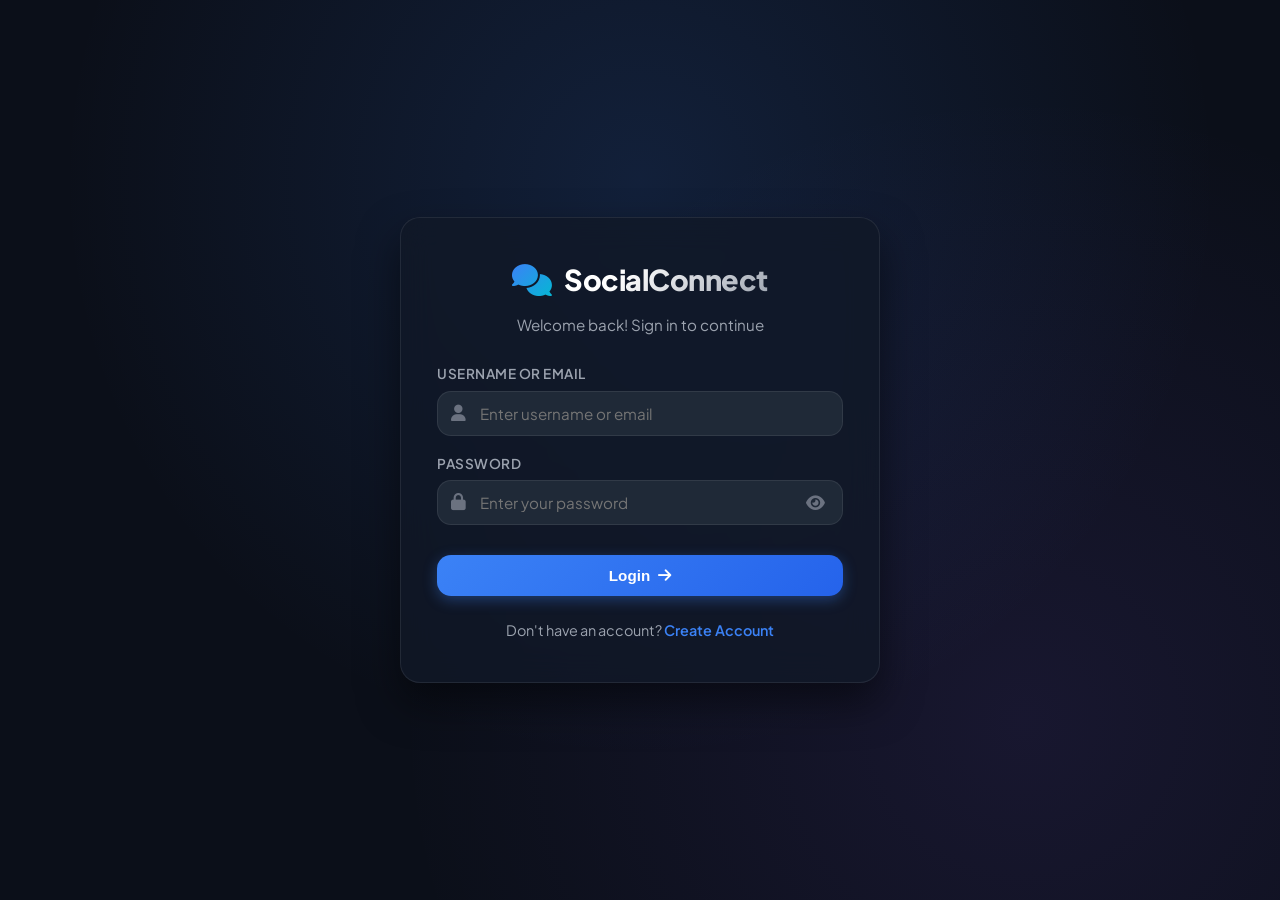
<file: wwwroot/index.html>
<!DOCTYPE html>
<html lang="en">
<head>
  <meta charset="UTF-8">
  <meta name="viewport" content="width=device-width, initial-scale=1.0">
  <title>SocialConnect - Real-time Social Communication</title>
  <link rel="stylesheet" href="css/style.css">
</head>
<body style="display: flex; align-items: center; justify-content: center; min-height: 100vh;">
  <div style="text-align: center;">
    <div style="font-size: 3rem; color: var(--primary); margin-bottom: 16px;">
      <i class="fa-solid fa-circle-notch fa-spin"></i>
    </div>
    <h2 style="font-weight: 700; color: var(--text-main);">Loading SocialConnect...</h2>
  </div>

  <script src="js/api.js"></script>
  <script src="js/ui.js"></script>
  <script src="js/auth.js"></script>
  <script>
    document.addEventListener('DOMContentLoaded', async () => {
      const user = await Auth.getCurrentUser();
      if (user) {
        window.location.href = 'dashboard.html';
      } else {
        window.location.href = 'login.html';
      }
    });
  </script>
</body>
</html>
</file>
<file: wwwroot/css/style.css>
/* Global Styles & Design System */
@import url('https://fonts.googleapis.com/css2?family=Plus+Jakarta+Sans:wght@300;400;500;600;700;800&display=swap');
@import url('https://cdnjs.cloudflare.com/ajax/libs/font-awesome/6.5.1/css/all.min.css');

:root {
  --font-family: 'Plus Jakarta Sans', system-ui, -apple-system, BlinkMacSystemFont, 'Segoe UI', Roboto, sans-serif;
  
  /* Color Palette - Vibrant Dark Mode */
  --bg-primary: #0b0f19;
  --bg-secondary: #111827;
  --bg-card: rgba(17, 24, 39, 0.8);
  --bg-card-hover: rgba(31, 41, 55, 0.9);
  --bg-input: #1f2937;
  
  --primary: #3b82f6;
  --primary-hover: #2563eb;
  --primary-glow: rgba(59, 130, 246, 0.35);
  
  --accent-cyan: #06b6d4;
  --accent-purple: #8b5cf6;
  --accent-green: #22c55e;
  --accent-danger: #ef4444;
  --accent-warning: #f59e0b;
  
  --text-main: #f9fafb;
  --text-secondary: #9ca3af;
  --text-muted: #6b7280;
  
  --border-color: rgba(255, 255, 255, 0.08);
  --border-focus: rgba(59, 130, 246, 0.6);
  
  --radius-sm: 8px;
  --radius-md: 14px;
  --radius-lg: 20px;
  --radius-full: 9999px;
  
  --shadow-sm: 0 2px 8px rgba(0, 0, 0, 0.2);
  --shadow-md: 0 10px 30px rgba(0, 0, 0, 0.35);
  --shadow-lg: 0 20px 40px rgba(0, 0, 0, 0.5);
  
  --transition: all 0.25s cubic-bezier(0.4, 0, 0.2, 1);
}

* {
  margin: 0;
  padding: 0;
  box-sizing: border-box;
}

body {
  font-family: var(--font-family);
  background-color: var(--bg-primary);
  color: var(--text-main);
  min-height: 100vh;
  line-height: 1.5;
  overflow-x: hidden;
  display: flex;
  flex-direction: column;
}

a {
  color: var(--primary);
  text-decoration: none;
  transition: var(--transition);
}

a:hover {
  color: #60a5fa;
}

/* Glassmorphism Card Container */
.glass-card {
  background: var(--bg-card);
  backdrop-filter: blur(16px);
  -webkit-backdrop-filter: blur(16px);
  border: 1px solid var(--border-color);
  box-shadow: var(--shadow-md);
  border-radius: var(--radius-lg);
}

/* Toast Notifications Container */
#toast-container {
  position: fixed;
  top: 18px;
  left: 50%;
  transform: translateX(-50%);
  z-index: 99999;
  display: flex;
  flex-direction: column;
  align-items: center;
  gap: 8px;
  max-width: 90vw;
  pointer-events: none;
}

.toast {
  pointer-events: auto;
  padding: 6px 14px !important;
  border-radius: 20px !important;
  font-size: 0.81rem !important;
  font-weight: 500 !important;
  color: #f1f5f9 !important;
  display: inline-flex !important;
  align-items: center !important;
  gap: 8px !important;
  background: rgba(15, 23, 42, 0.78) !important;
  backdrop-filter: blur(12px) !important;
  -webkit-backdrop-filter: blur(12px) !important;
  border: 1px solid rgba(255, 255, 255, 0.12) !important;
  box-shadow: 0 4px 14px rgba(0, 0, 0, 0.4) !important;
  animation: toastSlideDown 0.25s cubic-bezier(0.16, 1, 0.3, 1) forwards !important;
  width: fit-content !important;
  max-width: 90vw !important;
  box-sizing: border-box !important;
}

.toast i {
  font-size: 0.85rem !important;
  flex-shrink: 0 !important;
}

/* Background is strictly transparent for all toast types - colored borders & icons only */
.toast.success {
  background: rgba(15, 23, 42, 0.78) !important;
  border-color: rgba(34, 197, 94, 0.45) !important;
}
.toast.success i {
  color: #4ade80 !important;
}

.toast.error {
  background: rgba(15, 23, 42, 0.78) !important;
  border-color: rgba(239, 68, 68, 0.45) !important;
}
.toast.error i {
  color: #f87171 !important;
}

.toast.info {
  background: rgba(15, 23, 42, 0.78) !important;
  border-color: rgba(56, 189, 248, 0.45) !important;
}
.toast.info i {
  color: #38bdf8 !important;
}

@keyframes toastSlideDown {
  from {
    opacity: 0;
    transform: translateY(-8px) scale(0.96);
  }
  to {
    opacity: 1;
    transform: translateY(0) scale(1);
  }
}

/* Buttons */
.btn {
  display: inline-flex;
  align-items: center;
  justify-content: center;
  gap: 8px;
  padding: 12px 24px;
  font-size: 0.95rem;
  font-weight: 600;
  border-radius: var(--radius-md);
  border: none;
  cursor: pointer;
  transition: var(--transition);
}

.btn-primary {
  background: linear-gradient(135deg, var(--primary) 0%, #2563eb 100%);
  color: #ffffff;
  box-shadow: 0 4px 14px var(--primary-glow);
}

.btn-primary:hover {
  transform: translateY(-2px);
  box-shadow: 0 6px 20px var(--primary-glow);
  background: linear-gradient(135deg, #60a5fa 0%, var(--primary) 100%);
}

.btn-secondary {
  background: var(--bg-input);
  color: var(--text-main);
  border: 1px solid var(--border-color);
}

.btn-secondary:hover {
  background: #374151;
  color: #ffffff;
}

.btn-danger {
  background: linear-gradient(135deg, #ef4444 0%, #dc2626 100%);
  color: #ffffff;
}

.btn-danger:hover {
  background: linear-gradient(135deg, #f87171 0%, #ef4444 100%);
}

/* Input Fields */
.form-group {
  display: flex;
  flex-direction: column;
  gap: 6px;
  margin-bottom: 18px;
}

.form-group label {
  font-size: 0.85rem;
  font-weight: 600;
  color: var(--text-secondary);
  text-transform: uppercase;
  letter-spacing: 0.5px;
}

/* Hide native Edge/Chrome password reveal buttons */
input::-ms-reveal,
input::-ms-clear,
input::-webkit-contacts-auto-fill-button,
input::-webkit-credentials-auto-fill-button {
  display: none !important;
  visibility: hidden !important;
  pointer-events: none !important;
}

.input-wrapper {
  position: relative;
  display: flex;
  align-items: center;
  width: 100%;
}

.input-wrapper i:first-of-type {
  position: absolute;
  left: 14px;
  color: var(--text-muted);
  font-size: 1.05rem;
  transition: var(--transition);
  pointer-events: none;
  z-index: 2;
}

.form-control {
  width: 100%;
  padding: 12px 46px 12px 42px;
  background-color: var(--bg-input);
  border: 1.5px solid var(--border-color);
  border-radius: var(--radius-md);
  color: var(--text-main);
  font-size: 0.95rem;
  font-family: inherit;
  transition: var(--transition);
  box-sizing: border-box;
}

.form-control:focus {
  outline: none;
  border-color: var(--primary);
  box-shadow: 0 0 0 4px var(--primary-glow);
}

/* Avatar with Online Blob Overlay */
.avatar-container {
  position: relative;
  display: inline-block;
  flex-shrink: 0;
}

.online-blob {
  position: absolute;
  bottom: 2px;
  right: 2px;
  width: 14px;
  height: 14px;
  border-radius: 50%;
  background-color: var(--accent-green);
  border: 2.5px solid var(--bg-secondary);
  box-shadow: 0 0 10px var(--accent-green);
}

.offline-blob {
  position: absolute;
  bottom: 2px;
  right: 2px;
  width: 14px;
  height: 14px;
  border-radius: 50%;
  background-color: var(--text-muted);
  border: 2.5px solid var(--bg-secondary);
}

/* Status Indicators */
.status-badge {
  display: inline-flex;
  align-items: center;
  gap: 6px;
  padding: 4px 10px;
  border-radius: var(--radius-full);
  font-size: 0.8rem;
  font-weight: 600;
}

.status-online {
  background: rgba(34, 197, 94, 0.15);
  color: var(--accent-green);
  border: 1px solid rgba(34, 197, 94, 0.3);
}

.status-offline {
  background: rgba(107, 114, 128, 0.15);
  color: var(--text-muted);
  border: 1px solid rgba(107, 114, 128, 0.3);
}

.status-dot {
  width: 8px;
  height: 8px;
  border-radius: 50%;
  display: inline-block;
}

.status-online .status-dot {
  background-color: var(--accent-green);
  box-shadow: 0 0 8px var(--accent-green);
}

.status-offline .status-dot {
  background-color: var(--text-muted);
}
</file>
<file: wwwroot/css/dashboard.css>
/* Dashboard & App Layout */
.app-layout {
  display: flex;
  height: 100vh;
  width: 100vw;
  overflow: hidden;
  background-color: var(--bg-primary);
}

/* Sidebar */
.app-sidebar {
  width: 340px;
  background-color: var(--bg-secondary);
  border-right: 1px solid var(--border-color);
  display: flex;
  flex-direction: column;
  flex-shrink: 0;
}

.sidebar-header {
  padding: 20px;
  border-bottom: 1px solid var(--border-color);
  display: flex;
  align-items: center;
  justify-content: space-between;
}

.user-profile-summary {
  display: flex;
  align-items: center;
  gap: 12px;
  cursor: pointer;
}

.user-avatar {
  width: 44px;
  height: 44px;
  border-radius: 50%;
  object-fit: cover;
  border: 2px solid var(--primary);
  background-color: var(--bg-input);
}

.user-details-mini {
  display: flex;
  flex-direction: column;
}

.user-name-display {
  font-weight: 700;
  font-size: 0.95rem;
  color: var(--text-main);
  line-height: 1.2;
}

.user-handle-display {
  font-size: 0.8rem;
  color: var(--text-secondary);
}

.sidebar-actions {
  display: flex;
  gap: 8px;
}

.icon-btn {
  width: 38px;
  height: 38px;
  border-radius: 50%;
  background: var(--bg-input);
  border: 1px solid var(--border-color);
  color: var(--text-secondary);
  display: flex;
  align-items: center;
  justify-content: center;
  cursor: pointer;
  transition: var(--transition);
}

.icon-btn:hover {
  background: #374151;
  color: var(--text-main);
  transform: translateY(-1px);
}

.sidebar-nav {
  padding: 16px;
  display: flex;
  gap: 8px;
  border-bottom: 1px solid var(--border-color);
}

.nav-tab {
  flex: 1;
  padding: 10px 14px;
  text-align: center;
  border-radius: var(--radius-md);
  font-size: 0.88rem;
  font-weight: 600;
  color: var(--text-secondary);
  cursor: pointer;
  transition: var(--transition);
  border: none;
  background: transparent;
}

.nav-tab.active {
  background: var(--primary-glow);
  color: var(--primary);
  border: 1px solid var(--primary);
}

.sidebar-content {
  flex: 1;
  overflow-y: auto;
  padding: 16px;
}

/* Main Content Area */
.app-main {
  flex: 1;
  display: flex;
  flex-direction: column;
  background-color: var(--bg-primary);
  position: relative;
}

.welcome-screen {
  flex: 1;
  display: flex;
  flex-direction: column;
  align-items: center;
  justify-content: center;
  padding: 40px;
  text-align: center;
}

.welcome-icon-box {
  width: 90px;
  height: 90px;
  border-radius: 50%;
  background: linear-gradient(135deg, rgba(59, 130, 246, 0.2), rgba(139, 92, 246, 0.2));
  border: 1px solid var(--primary-glow);
  display: flex;
  align-items: center;
  justify-content: center;
  margin-bottom: 24px;
}

.welcome-icon-box i {
  font-size: 2.5rem;
  color: var(--primary);
}

.welcome-title {
  font-size: 1.8rem;
  font-weight: 800;
  margin-bottom: 12px;
}

.welcome-desc {
  max-width: 500px;
  color: var(--text-secondary);
  font-size: 0.98rem;
  margin-bottom: 30px;
}

.phase-pill {
  display: inline-flex;
  align-items: center;
  gap: 8px;
  padding: 8px 16px;
  border-radius: var(--radius-full);
  background: rgba(34, 197, 94, 0.15);
  color: var(--accent-green);
  border: 1px solid rgba(34, 197, 94, 0.3);
  font-size: 0.88rem;
  font-weight: 600;
  margin-bottom: 20px;
}
</file>
<file: wwwroot/css/users.css>
/* User Discovery & Card Styles */
.users-search-bar {
  position: relative;
  margin-bottom: 24px;
}

.users-grid {
  display: grid;
  grid-template-columns: repeat(auto-fill, minmax(280px, 1fr));
  gap: 20px;
}

.user-card {
  padding: 20px;
  border-radius: var(--radius-md);
  display: flex;
  flex-direction: column;
  gap: 14px;
  transition: var(--transition);
}

.user-card:hover {
  transform: translateY(-3px);
  border-color: rgba(59, 130, 246, 0.4);
  box-shadow: var(--shadow-md);
}

.user-card-header {
  display: flex;
  align-items: center;
  gap: 14px;
}

.user-card-avatar {
  width: 54px;
  height: 54px;
  border-radius: 50%;
  object-fit: cover;
  border: 2px solid var(--primary);
  background-color: var(--bg-input);
}

.user-card-info {
  display: flex;
  flex-direction: column;
  gap: 2px;
}

.user-card-name {
  font-weight: 700;
  font-size: 1rem;
  color: var(--text-main);
  white-space: nowrap;
  overflow: hidden;
  text-overflow: ellipsis;
}

.user-card-username {
  font-size: 0.82rem;
  color: var(--text-secondary);
  margin-bottom: 4px;
}

.user-card-bio {
  font-size: 0.85rem;
  color: var(--text-secondary);
  line-height: 1.4;
  display: -webkit-box;
  -webkit-line-clamp: 2;
  -webkit-box-orient: vertical;
  overflow: hidden;
  height: 2.8em;
}

.user-card-footer {
  margin-top: auto;
  display: flex;
  justify-content: flex-end;
}

.btn-sm {
  padding: 8px 14px;
  font-size: 0.82rem;
  border-radius: var(--radius-sm);
}

.pending-req-item {
  display: flex;
  align-items: center;
  gap: 10px;
  padding: 10px 12px;
  background: var(--bg-input);
  border: 1px solid var(--border-color);
  border-radius: var(--radius-md);
  margin-bottom: 8px;
}

.friend-item {
  display: flex;
  align-items: center;
  gap: 14px;
  padding: 12px 16px;
  border-radius: var(--radius-md);
  cursor: pointer;
  transition: var(--transition);
  border: 1px solid transparent;
  margin-bottom: 8px;
  width: 100%;
  box-sizing: border-box;
}

.friend-item:hover {
  background: var(--bg-card-hover);
}

.friend-item .friend-name {
  color: #ffffff !important;
}

/* Unread Messages Highlight & Red Badge */
.friend-item.has-unread {
  border: 1.5px solid #00c919 !important;
  background: rgba(0, 201, 25, 0.08) !important;
  box-shadow: 0 0 10px rgba(0, 201, 25, 0.25) !important;
}

.unread-count-badge {
  background: linear-gradient(135deg, #ef4444 0%, #dc2626 100%);
  color: #ffffff;
  font-size: 0.72rem;
  font-weight: 800;
  padding: 2px 8px;
  border-radius: 9999px;
  box-shadow: 0 2px 6px rgba(239, 68, 68, 0.4);
  display: inline-flex;
  align-items: center;
  justify-content: center;
  flex-shrink: 0;
  min-width: 18px;
}
</file>
<file: wwwroot/css/chat.css>
/* Private & Group Chat Styling */
.chat-container {
  display: flex;
  flex-direction: column;
  height: 100%;
  width: 100%;
  overflow: hidden;
  background-color: var(--bg-primary);
  position: relative;
}

/* Chat Header */
.chat-header {
  padding: 16px 24px;
  background-color: var(--bg-secondary);
  border-bottom: 1px solid var(--border-color);
  display: flex;
  align-items: center;
  justify-content: space-between;
  flex-shrink: 0;
  z-index: 10;
}

.chat-header-user {
  display: flex;
  align-items: center;
  gap: 14px;
}

.chat-header-avatar {
  width: 46px;
  height: 46px;
  border-radius: 50%;
  object-fit: cover;
  border: 2px solid var(--primary);
}

.chat-header-details {
  display: flex;
  flex-direction: column;
}

.chat-header-name {
  font-weight: 700;
  font-size: 1.05rem;
  color: var(--text-main);
  line-height: 1.2;
}

.chat-header-status {
  font-size: 0.82rem;
  color: var(--text-secondary);
  display: flex;
  align-items: center;
  gap: 6px;
}

.chat-header-actions {
  display: flex;
  align-items: center;
  gap: 10px;
}

/* Chat Messages Scroll Window */
.chat-messages-window {
  flex: 1 1 0;
  min-height: 0;
  overflow-y: auto;
  overflow-x: hidden;
  overscroll-behavior-y: contain;
  -webkit-overflow-scrolling: touch;
  padding: 16px 20px;
  display: flex;
  flex-direction: column;
  gap: 6px;
  background: radial-gradient(circle at 50% 50%, rgba(59, 130, 246, 0.04) 0%, transparent 70%),
              var(--bg-primary);
}

/* Message Row Containers for Two-Sided Alignment */
.chat-msg-row {
  display: flex;
  width: 100%;
}

.chat-msg-row.outgoing {
  justify-content: flex-end;
}

.chat-msg-row.incoming {
  justify-content: flex-start;
}

/* Message Bubble Items */
.chat-message {
  display: flex;
  gap: 8px;
  max-width: 76%;
}

.chat-message.outgoing {
  flex-direction: row-reverse;
}

.chat-message.incoming {
  flex-direction: row;
}

.chat-msg-avatar {
  width: 30px;
  height: 30px;
  border-radius: 50%;
  object-fit: cover;
  flex-shrink: 0;
  border: 1px solid var(--border-color);
}

.chat-msg-content {
  display: flex;
  flex-direction: column;
  min-width: 0;
}

.chat-message.outgoing .chat-msg-content {
  align-items: flex-end;
}

.chat-message.incoming .chat-msg-content {
  align-items: flex-start;
}

.chat-msg-bubble {
  padding: 5px 11px;
  font-size: 0.90rem;
  line-height: 1.34;
  word-break: break-word;
  white-space: pre-wrap;
  box-shadow: 0 1px 2px rgba(0, 0, 0, 0.18);
  position: relative;
  width: fit-content;
  max-width: 100%;
}

.chat-message.outgoing .chat-msg-bubble {
  background: linear-gradient(135deg, var(--primary) 0%, #1d4ed8 100%);
  color: #ffffff;
  border-radius: 12px 12px 3px 12px;
}

.chat-message.incoming .chat-msg-bubble {
  background-color: var(--bg-card);
  color: var(--text-main);
  border: 1px solid var(--border-color);
  border-radius: 12px 12px 12px 3px;
}

/* Single/Few Emoji Messages */
.chat-msg-bubble.is-emoji-bubble {
  background: transparent !important;
  border: none !important;
  box-shadow: none !important;
  padding: 2px 4px !important;
}

.chat-msg-bubble.is-emoji-bubble .emoji-large {
  font-size: 2.2rem;
  line-height: 1.1;
  display: inline-block;
}

.chat-msg-meta {
  display: flex;
  align-items: center;
  gap: 4px;
  font-size: 0.68rem;
  margin-top: 2px;
  color: var(--text-muted);
  opacity: 0.82;
}

.chat-message.outgoing .chat-msg-meta {
  align-self: flex-end;
}

.chat-message.incoming .chat-msg-meta {
  align-self: flex-start;
}

/* Typing Indicator */
.typing-indicator-bar {
  padding: 8px 24px;
  font-size: 0.85rem;
  color: var(--primary);
  font-weight: 600;
  display: flex;
  align-items: center;
  gap: 8px;
  min-height: 32px;
  flex-shrink: 0;
}

.typing-dots {
  display: inline-flex;
  gap: 4px;
}

.typing-dots span {
  width: 6px;
  height: 6px;
  background-color: var(--primary);
  border-radius: 50%;
  animation: typingBounce 1.4s infinite ease-in-out both;
}

.typing-dots span:nth-child(1) { animation-delay: -0.32s; }
.typing-dots span:nth-child(2) { animation-delay: -0.16s; }

@keyframes typingBounce {
  0%, 80%, 100% { transform: scale(0); }
  40% { transform: scale(1); }
}

/* ========================================================
   WhatsApp Style Chat Input Bar
   ======================================================== */
.chat-input-bar {
  padding: 10px 16px;
  background-color: var(--bg-secondary);
  border-top: 1px solid var(--border-color);
  display: flex;
  align-items: flex-end;
  gap: 10px;
  position: relative;
  box-sizing: border-box;
  flex-shrink: 0;
}

/* Rounded Capsule Pill Container */
.chat-input-pill {
  flex: 1;
  min-width: 0;
  display: flex;
  align-items: flex-end;
  background-color: var(--bg-input);
  border: 1.5px solid var(--border-color);
  border-radius: 24px;
  padding: 3px 6px 3px 8px;
  gap: 2px;
  transition: border-color var(--transition), box-shadow var(--transition);
  box-sizing: border-box;
}

.chat-input-pill:focus-within {
  border-color: var(--primary);
  box-shadow: 0 0 0 3px var(--primary-glow);
}

/* Icon Buttons inside Pill (Emoji, Attach, Camera) */
.pill-btn {
  width: 36px;
  height: 36px;
  min-width: 36px;
  display: flex;
  align-items: center;
  justify-content: center;
  background: transparent;
  border: none;
  border-radius: 50%;
  color: var(--text-muted);
  cursor: pointer;
  transition: var(--transition);
  margin-bottom: 2px;
  padding: 0;
  font-size: 1.1rem;
}

.pill-btn:hover {
  background-color: rgba(255, 255, 255, 0.08);
  color: var(--text-main);
  transform: scale(1.08);
}

.pill-btn.pill-emoji-btn:hover {
  color: var(--accent-warning);
}

.pill-right-actions {
  display: flex;
  align-items: center;
  gap: 2px;
  flex-shrink: 0;
  margin-bottom: 2px;
}

.pill-right-actions .pill-btn:hover {
  color: var(--primary);
}

/* Auto-expanding Textarea Field (up to 3 rows, then scrollable) */
.chat-input-pill .chat-input-field {
  flex: 1;
  min-width: 0;
  width: 100%;
  background: transparent;
  border: none;
  outline: none;
  box-shadow: none !important;
  color: var(--text-main);
  font-size: 0.95rem;
  font-family: inherit;
  line-height: 1.45;
  padding: 8px 4px;
  margin: 0;
  height: 22px;
  min-height: 22px;
  max-height: 74px; /* Approx 3 rows */
  resize: none;
  overflow-y: hidden;
  box-sizing: content-box;
}

.chat-input-pill .chat-input-field::placeholder {
  color: var(--text-muted);
}

/* Custom Sleek Scrollbar for Textarea */
.chat-input-pill .chat-input-field::-webkit-scrollbar {
  width: 4px;
}
.chat-input-pill .chat-input-field::-webkit-scrollbar-track {
  background: transparent;
}
.chat-input-pill .chat-input-field::-webkit-scrollbar-thumb {
  background: rgba(255, 255, 255, 0.2);
  border-radius: 4px;
}

/* Outside Circular Action Button (Voice Record / Send) */
.chat-action-btn {
  width: 44px;
  height: 44px;
  min-width: 44px;
  border-radius: 50%;
  background: linear-gradient(135deg, var(--primary) 0%, #2563eb 100%);
  color: #fff;
  border: none;
  cursor: pointer;
  display: flex;
  align-items: center;
  justify-content: center;
  font-size: 1.15rem;
  box-shadow: 0 4px 14px var(--primary-glow);
  transition: transform 0.2s cubic-bezier(0.34, 1.56, 0.64, 1), background var(--transition), box-shadow var(--transition);
  flex-shrink: 0;
}

.chat-action-btn:hover {
  transform: scale(1.08);
  background: linear-gradient(135deg, #60a5fa 0%, var(--primary) 100%);
}

.chat-action-btn:active {
  transform: scale(0.95);
}

.chat-action-btn.is-mic {
  background: linear-gradient(135deg, var(--primary) 0%, #2563eb 100%);
}

.chat-action-btn.is-send {
  background: linear-gradient(135deg, #2563eb 0%, #1d4ed8 100%);
}
</file>
<file: wwwroot/css/call.css>
/* WebRTC Video Call & Screen Sharing Glassmorphism Modal Styles */
.video-modal-backdrop {
  position: fixed;
  top: 0;
  left: 0;
  width: 100vw;
  height: 100vh;
  background: rgba(11, 15, 25, 0.94);
  backdrop-filter: blur(24px);
  -webkit-backdrop-filter: blur(24px);
  z-index: 1000000 !important;
  display: flex;
  flex-direction: column;
  justify-content: space-between;
  align-items: center;
  padding: 20px;
  animation: fadeIn 0.3s cubic-bezier(0.16, 1, 0.3, 1) forwards;
}

/* Incoming Call Modals Topmost Stacking */
#incoming-voice-call-modal,
#incoming-video-call-modal {
  z-index: 999999 !important;
}

#incoming-voice-call-modal .modal-content,
#incoming-video-call-modal .modal-content {
  z-index: 1000000 !important;
  box-shadow: 0 25px 60px rgba(0, 0, 0, 0.85), 0 0 35px rgba(59, 130, 246, 0.45) !important;
  border: 1.5px solid var(--primary) !important;
}

.video-call-header {
  width: 100%;
  max-width: 1200px;
  display: flex;
  justify-content: space-between;
  align-items: center;
  z-index: 10010;
  background: rgba(17, 24, 39, 0.6);
  backdrop-filter: blur(12px);
  padding: 12px 24px;
  border-radius: var(--radius-lg);
  border: 1px solid var(--border-color);
}

.video-call-user-info {
  display: flex;
  align-items: center;
  gap: 14px;
}

.video-call-avatar {
  width: 44px;
  height: 44px;
  border-radius: 50%;
  object-fit: cover;
  border: 2px solid var(--primary);
}

.video-call-title {
  font-weight: 700;
  font-size: 1.05rem;
  color: #ffffff;
}

.video-call-timer {
  font-size: 0.85rem;
  color: var(--accent-green);
  font-weight: 600;
}

.video-viewport-container {
  position: relative;
  width: 100%;
  max-width: 1200px;
  height: calc(100vh - 180px);
  background: #000000;
  border-radius: var(--radius-lg);
  overflow: hidden;
  box-shadow: 0 20px 50px rgba(0, 0, 0, 0.6);
  border: 1px solid var(--border-color);
  display: flex;
  align-items: center;
  justify-content: center;
}

/* Remote Video Element (Main Screen) */
#remote-video-element {
  width: 100%;
  height: 100%;
  object-fit: cover;
  background: #0d1117;
}

/* Local Video Element (Picture-in-Picture Floating Window) */
.local-video-wrapper {
  position: absolute;
  bottom: 24px;
  right: 24px;
  width: 220px;
  height: 140px;
  border-radius: 16px;
  overflow: hidden;
  box-shadow: 0 10px 30px rgba(0, 0, 0, 0.7);
  border: 2px solid var(--primary);
  background: #111827;
  z-index: 10020;
  transition: all 0.3s ease;
}

.local-video-wrapper:hover {
  transform: scale(1.04);
  box-shadow: 0 14px 40px rgba(59, 130, 246, 0.4);
}

#local-video-element {
  width: 100%;
  height: 100%;
  object-fit: cover;
  transform: scaleX(-1); /* Mirror local camera */
}

/* Video Control Floating Toolbar */
.video-call-toolbar {
  display: flex;
  align-items: center;
  gap: 16px;
  background: rgba(17, 24, 39, 0.85);
  backdrop-filter: blur(16px);
  padding: 14px 32px;
  border-radius: 9999px;
  border: 1px solid var(--border-color);
  box-shadow: 0 10px 30px rgba(0, 0, 0, 0.5);
  z-index: 10030;
}

.control-btn {
  width: 50px;
  height: 50px;
  border-radius: 50%;
  border: none;
  background: var(--bg-input);
  color: #ffffff;
  font-size: 1.15rem;
  cursor: pointer;
  display: flex;
  align-items: center;
  justify-content: center;
  transition: var(--transition);
}

.control-btn:hover {
  transform: translateY(-3px) scale(1.08);
  background: #374151;
}

.control-btn.active-screen {
  background: linear-gradient(135deg, #10b981 0%, #059669 100%);
  color: #ffffff;
  box-shadow: 0 0 15px rgba(16, 185, 129, 0.5);
}

.control-btn.btn-hangup {
  background: linear-gradient(135deg, #ef4444 0%, #dc2626 100%);
  box-shadow: 0 4px 15px rgba(239, 68, 68, 0.4);
  width: 54px;
  height: 54px;
}

.control-btn.btn-hangup:hover {
  background: linear-gradient(135deg, #f87171 0%, #ef4444 100%);
  transform: translateY(-3px) scale(1.1);
}

.control-btn.muted {
  background: #ef4444 !important;
  color: #ffffff !important;
}

@keyframes fadeIn {
  from { opacity: 0; transform: scale(0.98); }
  to { opacity: 1; transform: scale(1); }
}

@media (max-width: 768px) {
  .local-video-wrapper {
    width: 130px;
    height: 90px;
    bottom: 14px;
    right: 14px;
  }
  .video-call-toolbar {
    padding: 10px 18px;
    gap: 10px;
  }
  .control-btn {
    width: 44px;
    height: 44px;
    font-size: 1rem;
  }
}

/* --- Full-Screen Voice Call Modal (Matching Reference Mockup) --- */
.voice-call-modal-overlay {
  position: fixed;
  inset: 0;
  z-index: 1000000 !important;
  background: linear-gradient(135deg, #090d16 0%, #1e1b4b 50%, #0f172a 100%);
  display: flex;
  flex-direction: column;
  align-items: center;
  justify-content: center;
  padding: 24px;
  animation: fadeIn 0.3s ease-out;
}

.voice-call-center-container {
  display: flex;
  flex-direction: column;
  align-items: center;
  text-align: center;
  margin-bottom: 60px;
}

.voice-call-avatar-wrapper {
  position: relative;
  margin-bottom: 24px;
}

.voice-call-avatar-img {
  width: 140px;
  height: 140px;
  border-radius: 50%;
  object-fit: cover;
  border: 4px solid rgba(99, 102, 241, 0.7);
  box-shadow: 0 0 40px rgba(99, 102, 241, 0.4), 0 0 80px rgba(99, 102, 241, 0.2);
  animation: avatarPulse 2.5s infinite ease-in-out;
}

@keyframes avatarPulse {
  0% { box-shadow: 0 0 30px rgba(99, 102, 241, 0.4); }
  50% { box-shadow: 0 0 50px rgba(99, 102, 241, 0.7), 0 0 90px rgba(99, 102, 241, 0.3); }
  100% { box-shadow: 0 0 30px rgba(99, 102, 241, 0.4); }
}

.voice-call-user-name {
  font-size: 1.6rem;
  font-weight: 700;
  color: #ffffff;
  margin-bottom: 8px;
  letter-spacing: -0.3px;
}

.voice-call-status-timer {
  font-size: 1.05rem;
  font-weight: 600;
  color: #94a3b8;
  font-family: var(--font-mono, monospace), system-ui;
  letter-spacing: 0.5px;
}

/* Control Bar for Voice Call */
.voice-call-actions-bar {
  display: flex;
  align-items: center;
  gap: 20px;
  background: rgba(15, 23, 42, 0.65);
  backdrop-filter: blur(16px);
  padding: 14px 28px;
  border-radius: 9999px;
  border: 1px solid rgba(255, 255, 255, 0.1);
  box-shadow: 0 20px 50px rgba(0, 0, 0, 0.5);
}

.voice-action-btn {
  width: 52px;
  height: 52px;
  border-radius: 50%;
  border: none;
  background: rgba(255, 255, 255, 0.95);
  color: #1e293b;
  font-size: 1.25rem;
  cursor: pointer;
  display: flex;
  align-items: center;
  justify-content: center;
  transition: all 0.25s cubic-bezier(0.4, 0, 0.2, 1);
  box-shadow: 0 4px 14px rgba(0, 0, 0, 0.2);
}

.voice-action-btn:hover {
  transform: translateY(-4px) scale(1.08);
  background: #ffffff;
  box-shadow: 0 8px 25px rgba(255, 255, 255, 0.3);
}

.voice-action-btn.muted {
  background: #ef4444 !important;
  color: #ffffff !important;
  box-shadow: 0 4px 20px rgba(239, 68, 68, 0.5);
}

.voice-action-btn.btn-hangup {
  background: linear-gradient(135deg, #ef4444 0%, #dc2626 100%) !important;
  color: #ffffff !important;
  box-shadow: 0 6px 20px rgba(239, 68, 68, 0.5);
}

.voice-action-btn.btn-hangup:hover {
  background: linear-gradient(135deg, #f87171 0%, #ef4444 100%) !important;
  transform: translateY(-4px) scale(1.1);
}

/* Call History List Item */
.call-history-item {
  display: flex;
  align-items: center;
  gap: 12px;
  padding: 12px 14px;
  background: var(--bg-secondary);
  border: 1px solid var(--border-color);
  border-radius: var(--radius-md);
  margin-bottom: 8px;
  transition: var(--transition);
}

.call-history-item:hover {
  border-color: var(--primary);
  transform: translateY(-1px);
}

.call-history-avatar {
  width: 44px;
  height: 44px;
  border-radius: 50%;
  object-fit: cover;
}

.call-icon-badge {
  font-size: 0.82rem;
  font-weight: 600;
  display: inline-flex;
  align-items: center;
  gap: 4px;
}

.call-icon-badge.incoming { color: #10b981; }
.call-icon-badge.outgoing { color: #3b82f6; }
.call-icon-badge.missed { color: #ef4444; }
.call-icon-badge.rejected { color: #f59e0b; }

/* Inline Chat Call Log Card */
.chat-call-log-card {
  display: flex;
  align-items: center;
  gap: 12px;
  padding: 8px 12px;
  min-width: 210px;
}

.chat-call-card-item {
  display: flex;
  align-items: center;
  gap: 12px;
  padding: 12px 16px;
  background: var(--bg-secondary);
  border: 1px solid var(--border-color);
  border-radius: var(--radius-lg);
  min-width: 260px;
  max-width: 380px;
  box-shadow: 0 4px 15px rgba(0, 0, 0, 0.2);
  margin: 6px 0;
}

.chat-msg-row.outgoing .chat-call-card-item {
  margin-left: auto;
  border-color: rgba(59, 130, 246, 0.4);
  background: linear-gradient(135deg, rgba(30, 41, 59, 0.95) 0%, rgba(15, 23, 42, 0.95) 100%);
}

.chat-msg-row.incoming .chat-call-card-item {
  margin-right: auto;
  border-color: rgba(255, 255, 255, 0.1);
  background: linear-gradient(135deg, rgba(30, 41, 59, 0.85) 0%, rgba(15, 23, 42, 0.85) 100%);
}
</file>
<file: wwwroot/css/profile.css>
/* Profile View and Modal Styling */
.modal-backdrop {
  position: fixed;
  inset: 0;
  background: rgba(0, 0, 0, 0.7);
  backdrop-filter: blur(8px);
  z-index: 9000;
  display: flex;
  align-items: center;
  justify-content: center;
  padding: 20px;
  opacity: 0;
  visibility: hidden;
  transition: var(--transition);
}

.modal-backdrop.show {
  opacity: 1;
  visibility: visible;
}

.modal-content {
  width: 100%;
  max-width: 540px;
  max-height: 90vh;
  overflow-y: auto;
  border-radius: var(--radius-lg);
  padding: 32px;
  position: relative;
  transform: scale(0.95);
  transition: var(--transition);
}

.modal-backdrop.show .modal-content {
  transform: scale(1);
}

.modal-close-btn {
  position: absolute;
  top: 20px;
  right: 20px;
  width: 36px;
  height: 36px;
  border-radius: 50%;
  border: 1px solid var(--border-color);
  background: var(--bg-input);
  color: var(--text-secondary);
  display: flex;
  align-items: center;
  justify-content: center;
  cursor: pointer;
  transition: var(--transition);
}

.modal-close-btn:hover {
  color: #fff;
  background: var(--accent-danger);
}

.profile-card-header {
  display: flex;
  flex-direction: column;
  align-items: center;
  text-align: center;
  margin-bottom: 24px;
}

.profile-avatar-large {
  width: 110px;
  height: 110px;
  border-radius: 50%;
  object-fit: cover;
  border: 3px solid var(--primary);
  box-shadow: 0 0 24px var(--primary-glow);
  margin-bottom: 14px;
  background-color: var(--bg-input);
}

.profile-full-name {
  font-size: 1.4rem;
  font-weight: 800;
  color: var(--text-main);
}

.profile-username {
  font-size: 0.95rem;
  color: var(--text-secondary);
  margin-bottom: 10px;
}

.profile-info-grid {
  display: grid;
  grid-template-columns: 1fr;
  gap: 16px;
  margin-top: 20px;
}

.profile-info-item {
  background: var(--bg-input);
  padding: 14px 18px;
  border-radius: var(--radius-md);
  border: 1px solid var(--border-color);
}

.profile-info-label {
  font-size: 0.78rem;
  text-transform: uppercase;
  color: var(--text-muted);
  font-weight: 700;
  letter-spacing: 0.5px;
  margin-bottom: 4px;
}

.profile-info-value {
  font-size: 0.95rem;
  color: var(--text-main);
  font-weight: 500;
}
</file>
<file: wwwroot/css/responsive.css>
/* Responsive Styles for Mobile and Tablet */
@media (max-width: 768px) {
  html, body {
    overflow-x: hidden !important;
    max-width: 100vw;
  }

  /* Lock body and window from scrolling on SPA layout pages like Chat and Dashboard */
  html:has(.app-layout),
  body:has(.app-layout),
  html.chat-app-page,
  body.chat-app-page {
    height: 100% !important;
    height: 100dvh !important;
    width: 100vw !important;
    max-width: 100vw !important;
    overflow: hidden !important;
    position: fixed !important;
    top: 0;
    left: 0;
    right: 0;
    bottom: 0;
    overscroll-behavior: none !important;
  }

  .app-layout {
    flex-direction: column;
    height: 100% !important;
    height: 100dvh !important;
    width: 100vw;
    overflow: hidden !important;
    position: relative;
  }

  .app-sidebar {
    width: 100%;
    height: 100%;
    position: absolute;
    top: 0;
    left: 0;
    z-index: 20;
    transition: transform 0.3s ease-in-out;
    transform: translateX(0);
    border-right: none;
  }

  .app-main {
    width: 100%;
    height: 100%;
    position: absolute;
    top: 0;
    left: 0;
    z-index: 30;
    transition: transform 0.3s ease-in-out;
    transform: translateX(100%);
    overflow: hidden !important;
    display: flex;
    flex-direction: column;
    min-height: 0;
  }

  .chat-container {
    width: 100%;
    max-width: 100vw;
    overflow: hidden !important;
    height: 100%;
    display: flex;
    flex-direction: column;
    min-height: 0;
  }

  /* Active chat state on mobile */
  .app-layout.mobile-chat-active .app-sidebar {
    transform: translateX(-100%);
  }

  .app-layout.mobile-chat-active .app-main {
    transform: translateX(0);
  }

  #users-page-grid {
    grid-template-columns: 1fr !important;
  }

  .chat-header {
    padding: 10px 12px;
    width: 100%;
    box-sizing: border-box;
    gap: 8px;
    flex-wrap: nowrap;
    flex-shrink: 0;
    z-index: 10;
  }

  .chat-header-user {
    flex: 1;
    min-width: 0;
    gap: 8px;
  }

  .chat-header-details {
    flex: 1;
    min-width: 0;
  }

  .chat-header-name {
    font-size: 0.9rem;
    white-space: nowrap;
    overflow: hidden;
    text-overflow: ellipsis;
  }

  .chat-header-status {
    font-size: 0.75rem;
    white-space: nowrap;
    overflow: hidden;
    text-overflow: ellipsis;
  }

  .chat-header-actions {
    gap: 4px;
    flex-shrink: 0;
  }

  .chat-header-actions .icon-btn {
    width: 34px;
    height: 34px;
    font-size: 0.88rem;
  }

  .chat-messages-window {
    padding: 10px 8px;
    gap: 5px;
    flex: 1 1 0;
    min-height: 0;
    overflow-y: auto;
    overflow-x: hidden;
    overscroll-behavior-y: contain;
    -webkit-overflow-scrolling: touch;
  }

  .chat-input-bar {
    padding: 8px 6px;
    gap: 6px;
    width: 100%;
    box-sizing: border-box;
    flex-shrink: 0;
  }

  .chat-input-pill {
    padding: 2px 4px 2px 8px;
    gap: 2px;
    border-radius: 22px;
  }

  .pill-btn {
    width: 32px;
    height: 32px;
    min-width: 32px;
    font-size: 0.95rem;
    margin-bottom: 2px;
  }

  .pill-btn.pill-emoji-btn {
    font-size: 1.15rem;
  }

  .pill-right-actions {
    gap: 1px;
    margin-bottom: 2px;
  }

  .chat-input-pill .chat-input-field {
    padding: 7px 4px;
    font-size: 0.92rem;
    line-height: 1.4;
    min-height: 20px;
    max-height: 70px;
  }

  .chat-action-btn {
    width: 40px;
    height: 40px;
    min-width: 40px;
    font-size: 1.05rem;
  }

  .chat-message {
    max-width: 86%;
    gap: 6px;
  }

  .chat-msg-avatar {
    width: 28px;
    height: 28px;
  }

  .auth-card {
    padding: 28px 20px;
  }

  .modal-content {
    padding: 24px 18px;
  }

  #toast-container {
    top: 12px;
    max-width: 95vw;
  }
}

@media (min-width: 769px) {
  .mobile-back-btn,
  .mobile-back-arrow-btn {
    display: none !important;
  }
}
</file>
<file: wwwroot/css/auth.css>
/* Auth Page Styling (Login & Register) */
.auth-container {
  min-height: 100vh;
  display: flex;
  align-items: center;
  justify-content: center;
  padding: 24px;
  position: relative;
  background: radial-gradient(circle at 50% 20%, rgba(59, 130, 246, 0.15) 0%, transparent 60%),
              radial-gradient(circle at 80% 80%, rgba(139, 92, 246, 0.1) 0%, transparent 50%),
              var(--bg-primary);
}

.auth-card {
  width: 100%;
  max-width: 480px;
  padding: 40px 36px;
  border-radius: var(--radius-lg);
  box-shadow: var(--shadow-lg);
  position: relative;
  overflow: hidden;
}

.auth-header {
  text-align: center;
  margin-bottom: 28px;
}

.auth-brand {
  display: flex;
  align-items: center;
  justify-content: center;
  gap: 12px;
  margin-bottom: 12px;
}

.auth-brand i {
  font-size: 2rem;
  background: linear-gradient(135deg, var(--primary), var(--accent-cyan));
  -webkit-background-clip: text;
  -webkit-text-fill-color: transparent;
}

.auth-brand h1 {
  font-size: 1.8rem;
  font-weight: 800;
  letter-spacing: -0.5px;
  background: linear-gradient(135deg, #ffffff 30%, var(--text-secondary) 100%);
  -webkit-background-clip: text;
  -webkit-text-fill-color: transparent;
}

.auth-subtitle {
  color: var(--text-secondary);
  font-size: 0.95rem;
}

/* Avatar Upload Preview Box */
.avatar-upload-container {
  display: flex;
  flex-direction: column;
  align-items: center;
  gap: 10px;
  margin-bottom: 20px;
}

.avatar-preview-wrapper {
  position: relative;
  width: 100px;
  height: 100px;
  border-radius: 50%;
  border: 3px solid var(--primary);
  box-shadow: 0 0 20px var(--primary-glow);
  overflow: hidden;
  cursor: pointer;
  background-color: var(--bg-input);
  display: flex;
  align-items: center;
  justify-content: center;
  transition: var(--transition);
}

.avatar-preview-wrapper:hover {
  transform: scale(1.04);
  border-color: #60a5fa;
}

.avatar-preview-wrapper img {
  width: 100%;
  height: 100%;
  object-fit: cover;
}

.avatar-placeholder {
  display: flex;
  flex-direction: column;
  align-items: center;
  justify-content: center;
  color: var(--text-muted);
}

.avatar-placeholder i {
  font-size: 2.2rem;
  margin-bottom: 4px;
}

.avatar-overlay {
  position: absolute;
  inset: 0;
  background: rgba(0, 0, 0, 0.5);
  display: flex;
  align-items: center;
  justify-content: center;
  color: #fff;
  opacity: 0;
  transition: var(--transition);
  font-size: 1.2rem;
}

.avatar-preview-wrapper:hover .avatar-overlay {
  opacity: 1;
}

.hidden-file-input {
  display: none;
}

.auth-footer {
  text-align: center;
  margin-top: 24px;
  font-size: 0.9rem;
  color: var(--text-secondary);
}

.auth-footer a {
  font-weight: 600;
}

.password-toggle {
  position: absolute;
  right: 12px;
  top: 50%;
  transform: translateY(-50%);
  cursor: pointer;
  color: var(--text-muted);
  transition: var(--transition);
  z-index: 5;
  font-size: 1.05rem;
  padding: 6px;
  display: flex;
  align-items: center;
  justify-content: center;
  user-select: none;
}

.password-toggle:hover {
  color: var(--primary);
}
</file>
